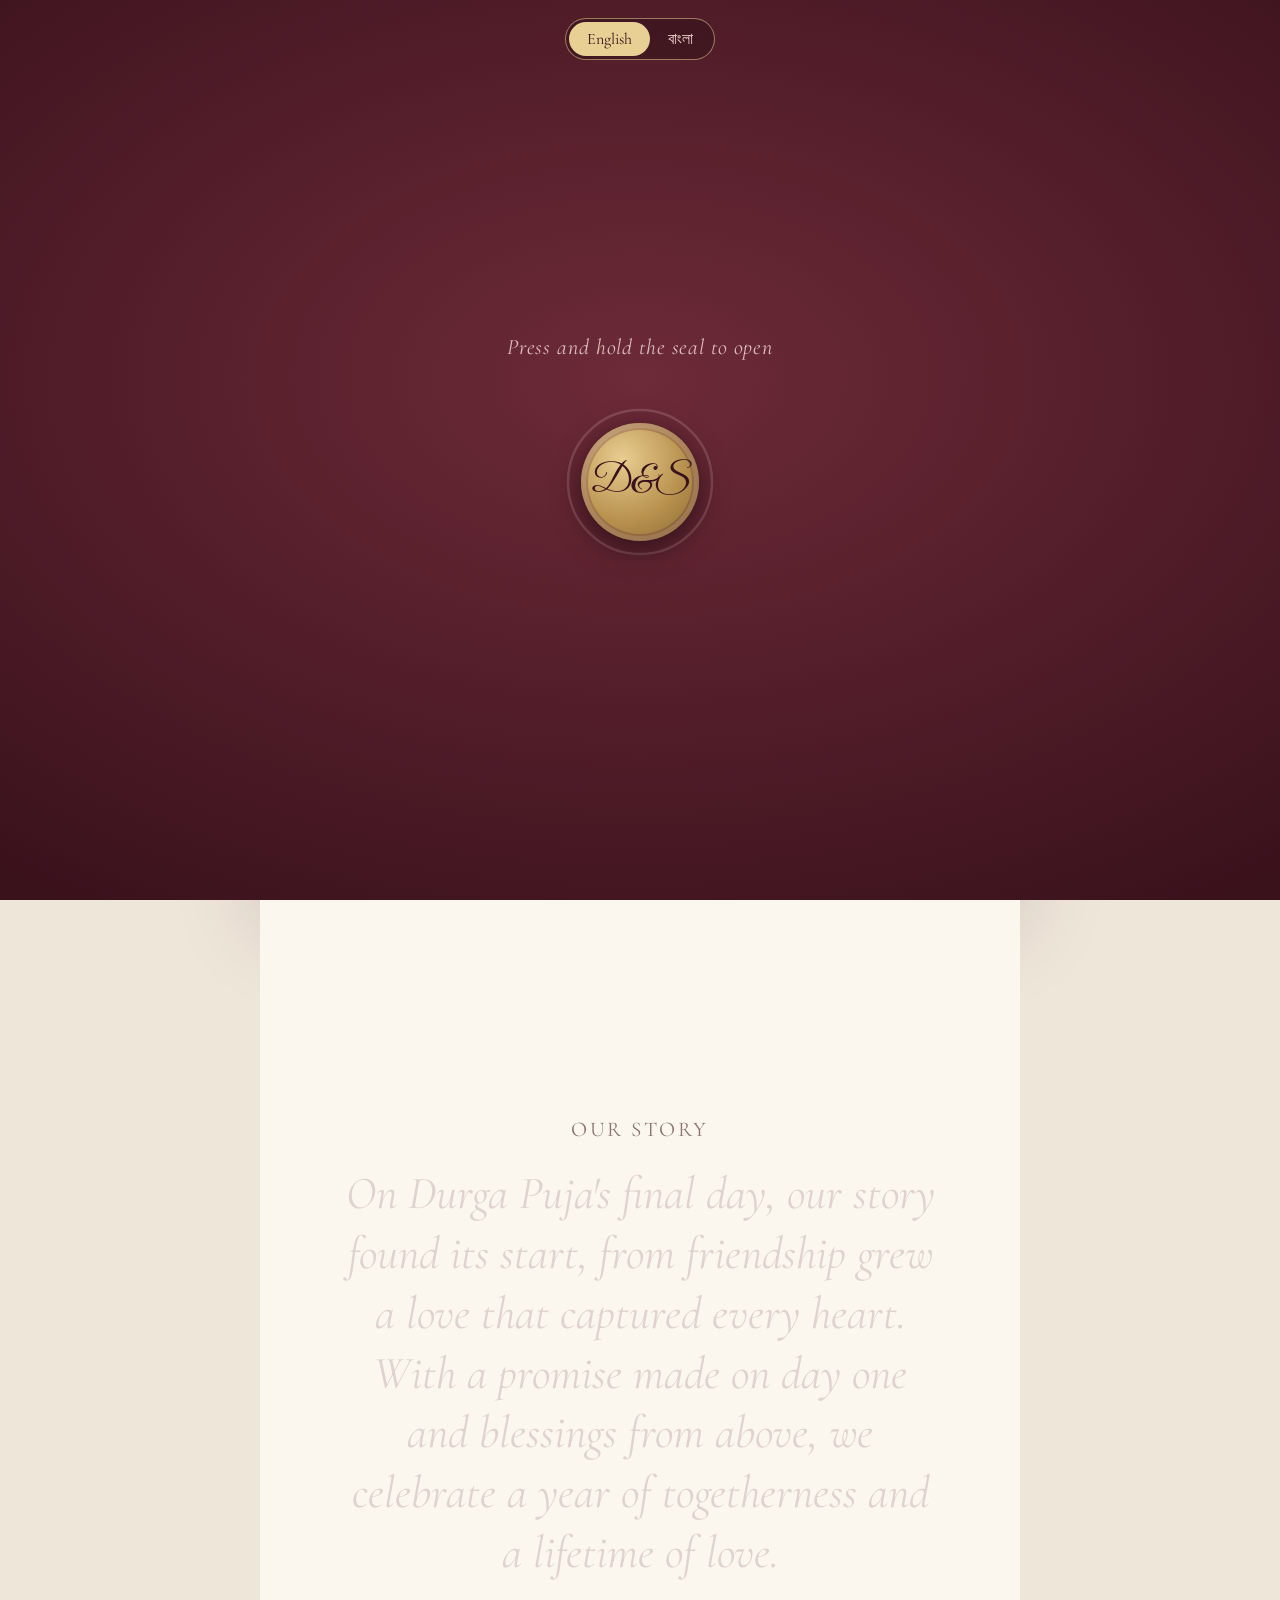
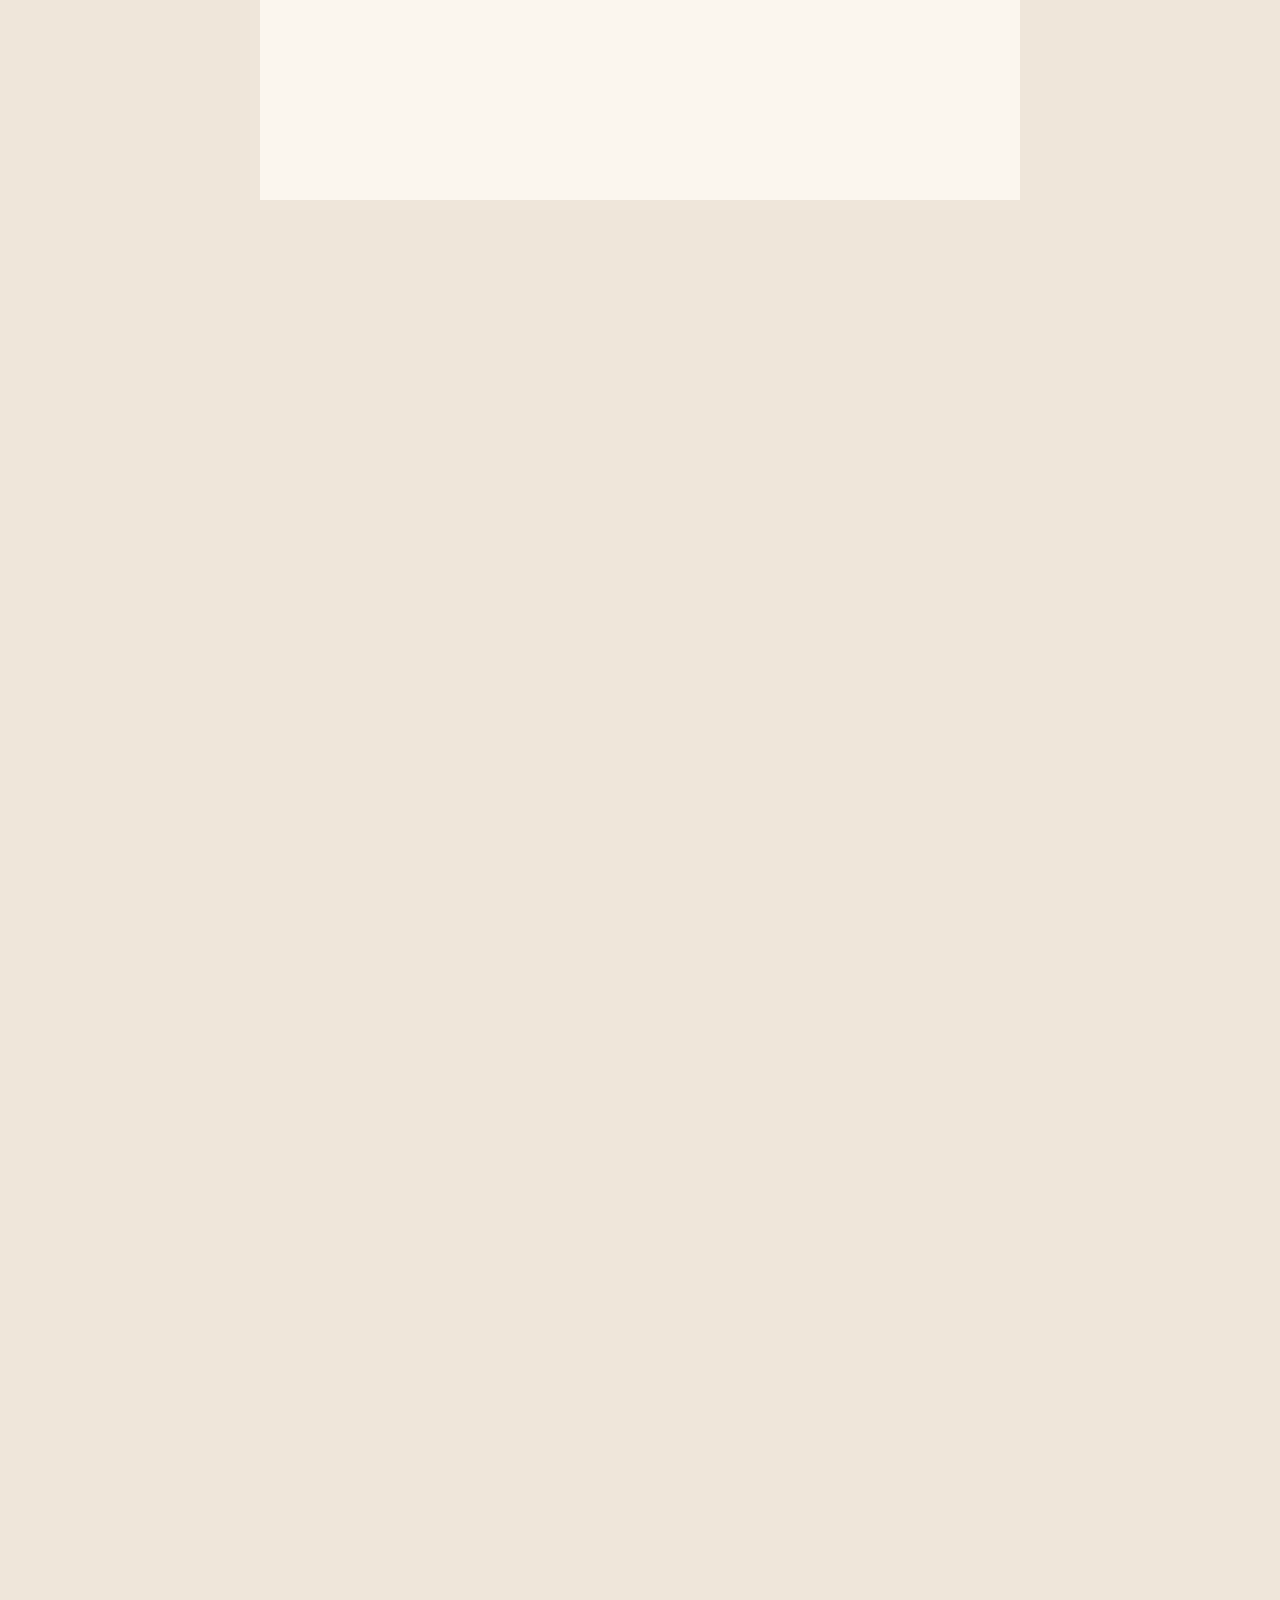
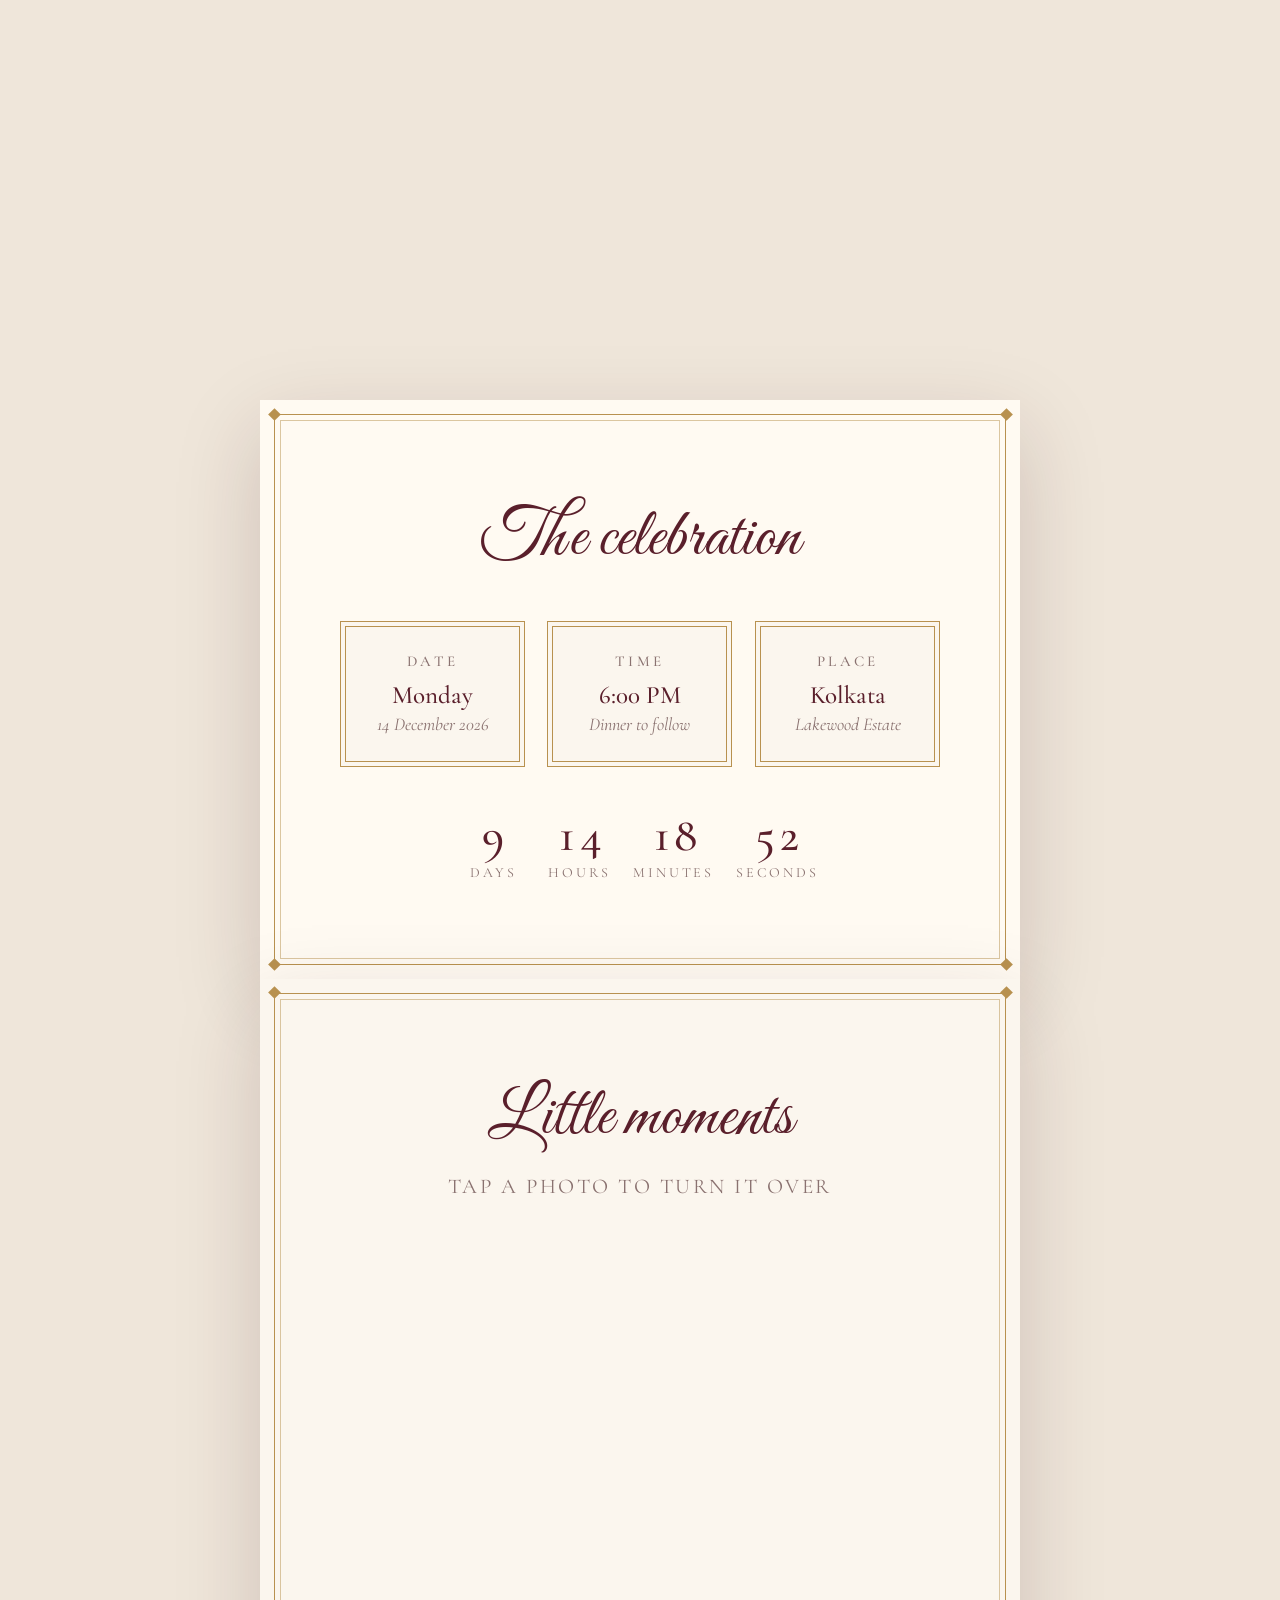
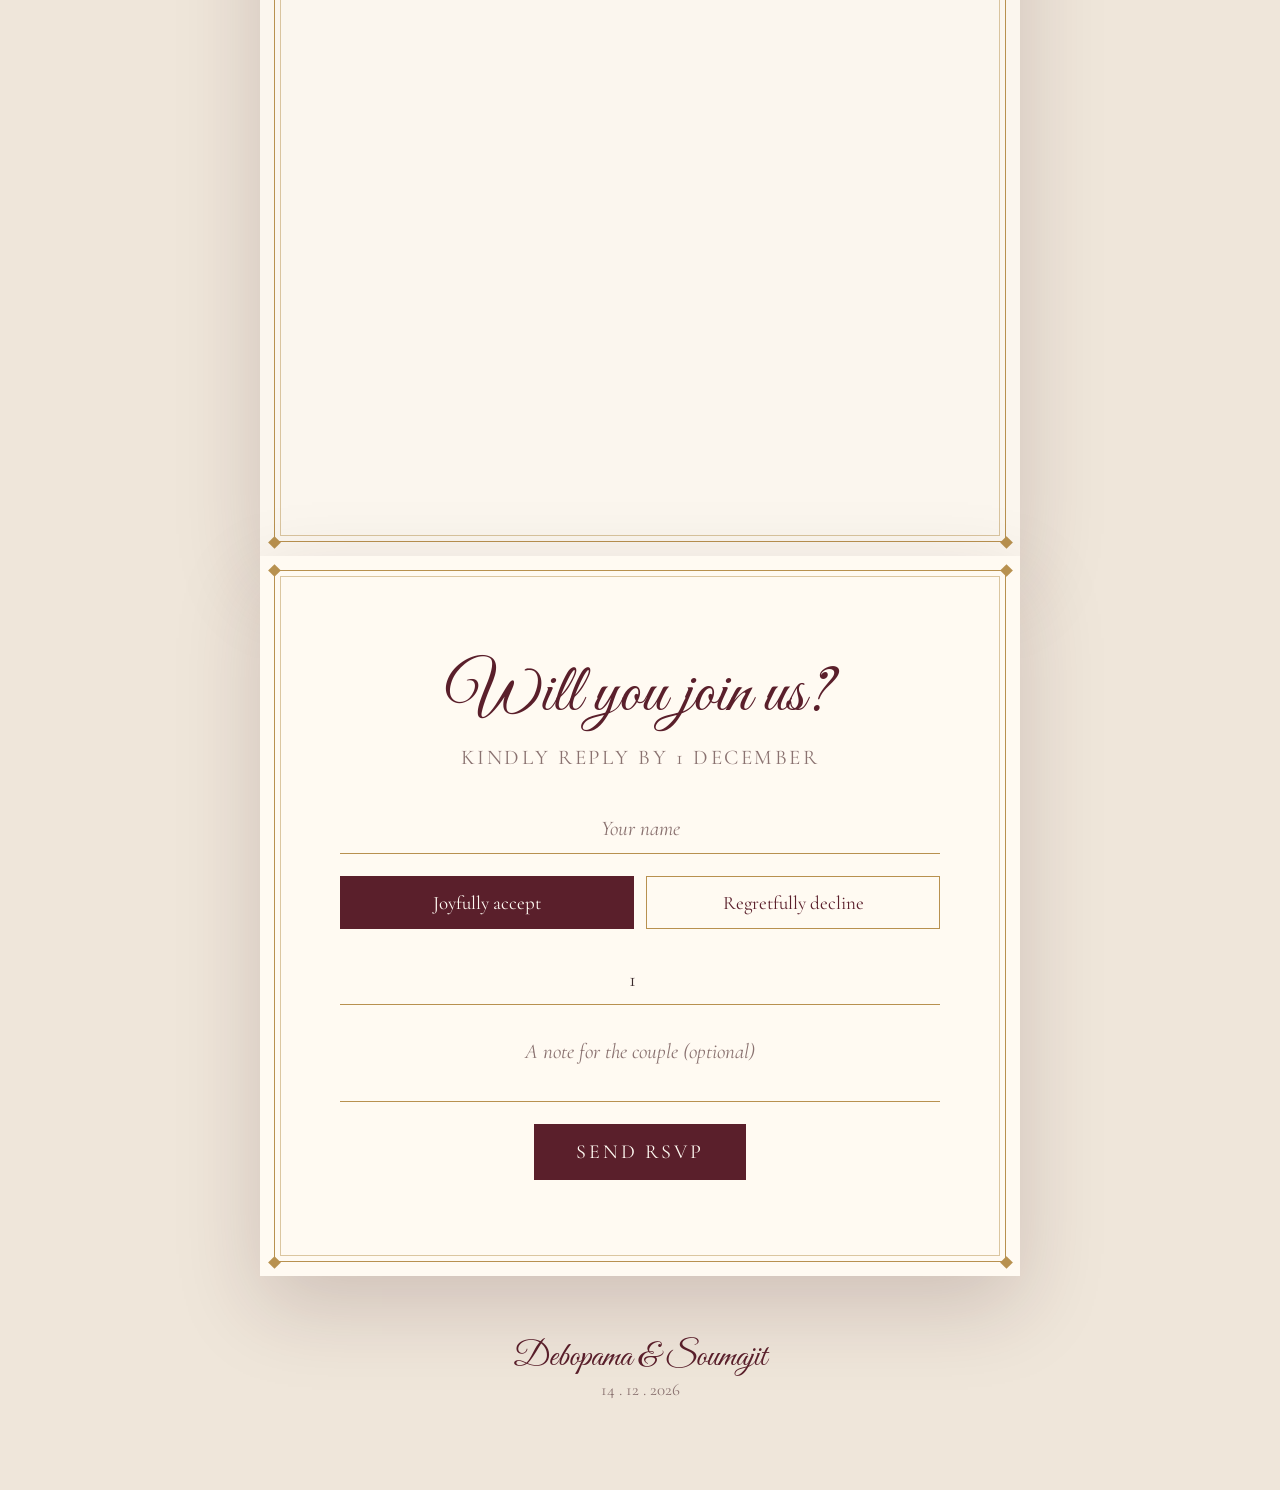
<file: index.html>
<!DOCTYPE html>
<html lang="en">
<head>
<meta charset="utf-8">
<meta name="viewport" content="width=device-width, initial-scale=1, viewport-fit=cover">
<meta name="theme-color" content="#efe6da">
<script>(function(){var t;try{t=localStorage.getItem("theme")}catch(e){}if(!t)t=matchMedia("(prefers-color-scheme: dark)").matches?"dark":"light";document.documentElement.setAttribute("data-theme",t)})()</script>
<meta name="description" content="Join us as we celebrate our engagement.">
<meta property="og:title" content="Debopama &amp; Soumajit | Engagement">
<meta property="og:description" content="You are warmly invited to celebrate with us.">
<meta property="og:type" content="website">
<!-- For a WhatsApp/Instagram link preview, add an ABSOLUTE image URL after you deploy:
<meta property="og:image" content="https://YOUR-SITE.com/assets/images/share.jpg"> -->
<title>Debopama &amp; Soumajit | Engagement</title>
<link rel="stylesheet" href="https://fonts.googleapis.com/css2?family=Cormorant+Garamond:ital,wght@0,300;0,400;0,500;0,600;1,400&amp;family=Great+Vibes&amp;display=swap">
<link rel="stylesheet" href="css/styles.css">
</head>
<body class="locked">

<div id="open">
  <svg class="threads" id="threads" aria-hidden="true"></svg>
  <div class="cardgrow" id="cardgrow"></div>
  <div class="langsw" role="group" data-i-aria="langAria" aria-label="Language"><button type="button" data-lang="en" aria-pressed="true">English</button><button type="button" data-lang="bn" aria-pressed="false">বাংলা</button></div>
  <p class="ihint">Press and hold the seal to open</p>
  <div class="sealwrap" id="sealwrap">
    <svg class="ringp" viewBox="0 0 168 168" aria-hidden="true"><circle class="bg" cx="84" cy="84" r="72"/><circle class="fg" cx="84" cy="84" r="72"/></svg>
    <i class="glow"></i><i class="ripple"></i><i class="ripple r2"></i>
    <button class="seal2" id="seal" aria-label="Press and hold to open the invitation" data-i-aria="sealAria"><span class="half ini">D&amp;S</span></button>
  </div>
</div>

<div id="thread" aria-hidden="true"><i class="tl"></i><i class="nd"></i><i class="kn"></i></div>
<div id="petals" aria-hidden="true"></div>
<button id="lang" aria-label="Language">বাং</button>
<button id="theme" aria-label="Switch to dark mode"><svg class="ico-moon" viewBox="0 0 24 24" aria-hidden="true"><path d="M20 14.5A8 8 0 019.5 4 8 8 0 1020 14.5z"/></svg><svg class="ico-sun" viewBox="0 0 24 24" aria-hidden="true"><circle cx="12" cy="12" r="4"/><path d="M12 2v2M12 20v2M2 12h2M20 12h2M4.9 4.9l1.4 1.4M17.7 17.7l1.4 1.4M4.9 19.1l1.4-1.4M17.7 6.3l1.4-1.4"/></svg></button>
<button id="music" aria-label="Play music"><b></b><b></b><b></b></button>

<main>
<section class="sheet hero">
  <div class="frame" aria-hidden="true"></div><i class="cn tl"></i><i class="cn tr"></i><i class="cn bl"></i><i class="cn br"></i>

  <svg class="rings" viewBox="0 0 92 56" aria-hidden="true"><circle cx="34" cy="30" r="20" pathLength="1"/><circle cx="58" cy="30" r="20" pathLength="1"/><path d="M34 6l4 5-4 5-4-5z" fill="currentColor" stroke="none"/></svg>
  <p class="greet st" id="greet" hidden style="--d:.3s"></p>
  <p class="small st" style="--d:.6s" data-i="together">Together with their families</p>
  <h1 class="names st" style="--d:1s"><span data-k="bride">Debopama</span><i data-i="and">and</i><span data-k="groom">Soumajit</span></h1>
  <p class="small st pre" style="--d:1.4s" data-i="request">Request the pleasure of your company
at their engagement ceremony</p>
  <div class="rule st" style="--d:1.7s">&#9670;</div>
  <p class="date st" style="--d:2s" data-k="dateLong">Saturday, 12 December 2026</p>
  <p class="small st" style="--d:2.2s;margin-top:8px"><span data-k="time">6:30 in the evening</span> &middot; <span data-k="city">Kolkata</span></p>
  <p class="more st" style="--d:2.8s" data-i="scroll">Scroll</p>
</section>

<section id="story">
  <div class="stick">
    <p class="small story-h" data-i="ourStory">Our story</p>
    <p class="story-p" id="storyP">We met by chance. We stayed by choice. Somewhere between long conversations and quiet mornings, we found home in each other. Now we begin the next chapter, and we would love for you to be part of it.</p>
  </div>
</section>

<section class="sheet drawn" id="details">
  <div class="frame" aria-hidden="true"></div><i class="cn tl"></i><i class="cn tr"></i><i class="cn bl"></i><i class="cn br"></i>
  <h2 class="script st" style="font-size:clamp(44px,10vw,68px)" data-i="celebration">The celebration</h2>
  <div class="det">
    <div class="tcard"><div class="tin flip" style="--d:0s"><h3 data-i="date">Date</h3><p><span data-k="weekday">Saturday</span><em data-k="dateMed">12 December 2026</em></p></div></div>
    <div class="tcard"><div class="tin flip" style="--d:.15s"><h3 data-i="time">Time</h3><p><span data-k="timeShort">6:30 PM</span><em data-i="dinner">Dinner to follow</em></p></div></div>
    <div class="tcard"><div class="tin flip" style="--d:.3s"><h3 data-i="place">Place</h3><p><span data-k="city">Kolkata</span><em data-k="venue">Venue to be shared</em></p></div></div>
  </div>
  <div class="cd" id="cd" aria-label="Countdown to the celebration" data-i-aria="cdAria"><div><b>0</b><span data-i="days">Days</span></div><div><b>0</b><span data-i="hours">Hours</span></div><div><b>0</b><span data-i="minutes">Minutes</span></div><div><b>0</b><span data-i="seconds">Seconds</span></div></div>
</section>

<section class="sheet drawn" id="gallery" style="background:var(--ivory)">
  <div class="frame" aria-hidden="true"></div><i class="cn tl"></i><i class="cn tr"></i><i class="cn bl"></i><i class="cn br"></i>
  <h2 class="script st" style="font-size:clamp(44px,10vw,68px)" data-i="moments">Little moments</h2>
  <p class="small st" style="margin-top:14px;--d:.1s" data-i="tapPhoto">Tap a photo to turn it over</p>
  <div class="gal-grid">
    <div class="pol" data-rot="-5"><div class="pf"><div class="front"><div class="ph" data-i="addPhoto">Add your photo</div><p>The first hello</p></div><div class="back"><p class="note">Write the story behind this photo.</p></div></div></div>
    <div class="pol" data-rot="4"><div class="pf"><div class="front"><div class="ph" data-i="addPhoto">Add your photo</div><p>Coffee that ran long</p></div><div class="back"><p class="note">Write the story behind this photo.</p></div></div></div>
    <div class="pol" data-rot="5"><div class="pf"><div class="front"><div class="ph" data-i="addPhoto">Add your photo</div><p>The question</p></div><div class="back"><p class="note">Write the story behind this photo.</p></div></div></div>
    <div class="pol" data-rot="-4"><div class="pf"><div class="front"><div class="ph" data-i="addPhoto">Add your photo</div><p>And the yes</p></div><div class="back"><p class="note">Write the story behind this photo.</p></div></div></div>
  </div>
</section>

<section class="sheet drawn" id="rsvp">
  <div class="frame" aria-hidden="true"></div><i class="cn tl"></i><i class="cn tr"></i><i class="cn bl"></i><i class="cn br"></i>
  <h2 class="script st" style="font-size:clamp(44px,10vw,68px)" data-i="rsvpTitle">Will you join us?</h2>
  <p class="small st" id="replyBy" style="margin:8px 0 34px;--d:.1s">Kindly reply by 1 December</p>
  <p class="small" id="seatsNote" hidden style="margin:-14px 0 26px"></p>
  <form id="form" class="st" style="--d:.2s">
    <input class="field" name="name" required maxlength="80" placeholder="Your name" data-i-ph="namePh" autocomplete="name">
    <div class="seg" role="group" aria-label="Attendance" data-i-aria="attendAria">
      <button type="button" data-v="yes" aria-pressed="true" data-i="accept">Joyfully accept</button>
      <button type="button" data-v="no" aria-pressed="false" data-i="decline">Regretfully decline</button>
    </div>
    <input class="field" id="guests" name="guests" type="number" min="1" max="6" value="1" aria-label="Number of guests" data-i-aria="guestsAria">
    <textarea class="field" name="message" rows="2" maxlength="500" placeholder="A note for the couple (optional)" data-i-ph="notePh"></textarea>
    <button class="go" type="submit" data-i="send">Send RSVP</button>
  </form>
  <div class="thanks" id="thanks"><span class="script">Thank you</span><p id="who"></p><p style="margin-top:10px;color:var(--mute)">We can't wait to celebrate with you.</p></div>
</section>
</main>

<footer><span class="script"><span data-k="bride">Debopama</span> &amp; <span data-k="groom">Soumajit</span></span><br><span data-k="dateShort">12 . 12 . 2026</span></footer>

<script src="js/config.js"></script>
<script src="js/i18n.js"></script>
<script src="js/main.js"></script>
</body>
</html>
</file>
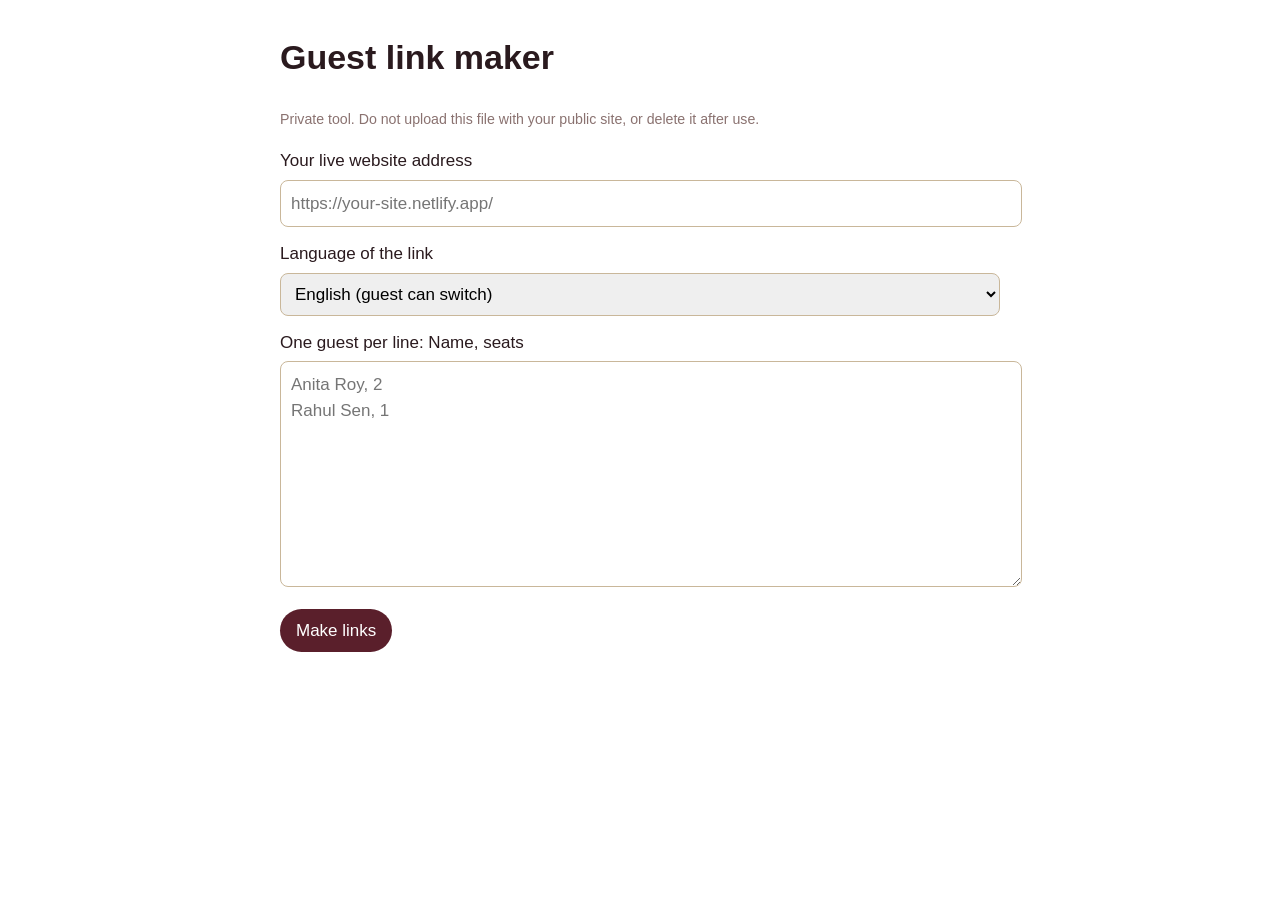
<file: links.html>
<!DOCTYPE html>
<html lang="en"><head><meta charset="utf-8"><meta name="viewport" content="width=device-width,initial-scale=1"><meta name="robots" content="noindex"><title>Guest link maker</title>
<style>body{font:17px/1.5 -apple-system,Helvetica,Arial,sans-serif;max-width:720px;margin:32px auto;padding:0 18px;color:#2a1a1e}textarea,input{width:100%;font:inherit;padding:10px;border:1px solid #c9b79a;border-radius:8px;margin:6px 0 14px}button{font:inherit;padding:9px 16px;border:0;border-radius:999px;background:#5a1f2b;color:#fff;cursor:pointer}.r{display:flex;gap:10px;align-items:center;border-bottom:1px solid #eadfce;padding:10px 0;flex-wrap:wrap}.r b{min-width:140px}.r code{flex:1;min-width:200px;word-break:break-all;font-size:13px;color:#6b5a5c}small{color:#8a7270}</style></head>
<body>
<h1>Guest link maker</h1>
<p><small>Private tool. Do not upload this file with your public site, or delete it after use.</small></p>
<label>Your live website address</label>
<input id="base" placeholder="https://your-site.netlify.app/">
<label>Language of the link</label>
<select id="lg" style="width:100%;font:inherit;padding:10px;border:1px solid #c9b79a;border-radius:8px;margin:6px 0 14px"><option value="">English (guest can switch)</option><option value="bn">বাংলা (guest can switch)</option></select>
<label>One guest per line: Name, seats</label>
<textarea id="names" rows="8" placeholder="Anita Roy, 2&#10;Rahul Sen, 1"></textarea>
<button id="go">Make links</button>
<div id="out"></div>
<script>
document.getElementById('go').onclick=function(){
  var base=document.getElementById('base').value.trim()||location.origin+location.pathname.replace(/links\.html$/,'');
  if(!/\/$/.test(base)&&!/\.html$/.test(base))base+='/';
  var out=document.getElementById('out');out.textContent='';
  document.getElementById('names').value.split('\n').forEach(function(l){
    var p=l.split(','),n=(p[0]||'').trim();if(!n)return;
    var s=Math.min(6,Math.max(1,parseInt(p[1],10)||1)),u=base+'?guest='+encodeURIComponent(n)+'&seats='+s+(document.getElementById('lg').value?'&lang='+document.getElementById('lg').value:'');
    var r=document.createElement('div');r.className='r';
    var b=document.createElement('b');b.textContent=n;
    var c=document.createElement('code');c.textContent=u;
    var cb=document.createElement('button');cb.textContent='Copy';cb.onclick=function(){navigator.clipboard.writeText(u);cb.textContent='Copied'};
    var w=document.createElement('a');w.href='https://wa.me/?text='+encodeURIComponent((document.getElementById('lg').value==='bn'?'আপনাকে সাদর আমন্ত্রণ: ':'You are warmly invited: ')+u);w.target='_blank';w.rel='noopener';w.textContent='WhatsApp';
    r.append(b,c,cb,w);out.appendChild(r);
  });
};
</script>
</body></html>
</file>
<file: css/styles.css>
/* Debopama & Soumajit: engagement invitation styles.
   Colours and theme tokens are at the top (:root and :root[data-theme="dark"]). */
:root{
  --ivory:#fbf6ee;--paper:#fffaf2;--wine:#5a1f2b;--wine2:#3a121c;--gold:#b8914f;--blush:#f1d9d4;--ink:#3a2a2c;--mute:#8a7270;--out:#efe6da;--glass:rgba(255,250,242,.85);--pol:#fff;--phc:rgba(90,31,43,.55);
  --serif:"Cormorant Garamond",Georgia,"Times New Roman",serif;--script:"Great Vibes","Snell Roundhand","Apple Chancery",cursive;
  box-sizing:border-box;padding-top:env(safe-area-inset-top,0px);padding-bottom:env(safe-area-inset-bottom,0px);
}
@media (prefers-color-scheme:dark){:root:not([data-theme="light"]){--ivory:#1b1013;--paper:#26161b;--wine:#f1d9d4;--gold:#d2ae6b;--ink:#eadbd6;--mute:#b39d99;--out:#0e0709;--glass:rgba(38,22,27,.82);--pol:#2f1d23;--phc:rgba(241,217,212,.5);color-scheme:dark}}
:root[data-theme="dark"]{--ivory:#1b1013;--paper:#26161b;--wine:#f1d9d4;--gold:#d2ae6b;--ink:#eadbd6;--mute:#b39d99;--out:#0e0709;--glass:rgba(38,22,27,.82);--pol:#2f1d23;--phc:rgba(241,217,212,.5);color-scheme:dark}
html{scroll-padding-top:env(safe-area-inset-top,0px);scroll-behavior:smooth}
*{box-sizing:border-box}
body{margin:0;background:var(--out);color:var(--ink);font-family:var(--serif);font-size:20px;-webkit-font-smoothing:antialiased}
body.locked{overflow:hidden;height:100%}
h1,h2,h3,p{margin:0}
.script{font-family:var(--script);font-weight:400;color:var(--wine)}

/* ---------- intro: hold the seal, threads join, card appears ---------- */
#open{position:fixed;inset:0;z-index:50;display:flex;flex-direction:column;align-items:center;justify-content:center;gap:38px;color:#f1d9d4;transition:opacity 1s ease,visibility 0s 1s;touch-action:none;-webkit-user-select:none;user-select:none}
#open::before{content:"";position:absolute;inset:0;z-index:-1;background:radial-gradient(80% 70% at 50% 42%,#6d2a38,var(--wine2));transition:opacity 1.3s ease}
#open.out::before{opacity:0}
#open.gone{opacity:0;visibility:hidden;pointer-events:none}
.ihint{font-size:22px;font-style:italic;letter-spacing:.04em;opacity:.85;text-align:center;padding:0 24px;transition:opacity .5s}
.go .ihint{opacity:0}
.sealwrap{position:relative;width:168px;height:168px;display:flex;align-items:center;justify-content:center}
.ringp{position:absolute;inset:0;width:100%;height:100%;transform:rotate(-90deg);pointer-events:none;transition:opacity .4s}
.ringp circle{fill:none;stroke-width:2.5}
.ringp .bg{stroke:rgba(241,217,212,.18)}
.ringp .fg{stroke:#e8cf94;stroke-linecap:round;stroke-dasharray:452.4;stroke-dashoffset:452.4;transition:stroke-dashoffset .5s ease-out}
.holding .ringp .fg{stroke-dashoffset:0;transition:stroke-dashoffset var(--hold,1.3s) linear}
.go .ringp{opacity:0}
.seal2{position:relative;width:118px;height:118px;padding:0;border:0;border-radius:50%;background:none;cursor:pointer;filter:drop-shadow(0 8px 14px rgba(0,0,0,.5));touch-action:none;-webkit-touch-callout:none;-webkit-tap-highlight-color:transparent;animation:pulse 2.6s ease-in-out infinite}
@keyframes pulse{50%{transform:scale(1.06)}}
@keyframes tremble{0%,100%{transform:scale(1.1)}25%{transform:scale(1.1) translate(-1px,1px)}75%{transform:scale(1.1) translate(1px,-1px)}}
.holding .seal2{animation:tremble .14s linear infinite}
.go .seal2{animation:bloom 1.1s cubic-bezier(.5,0,.3,1) forwards}
@keyframes bloom{0%{transform:scale(1.1)}35%{transform:scale(1.22);filter:drop-shadow(0 0 28px rgba(240,217,143,.95)) brightness(1.25)}100%{transform:scale(.2);opacity:0;filter:drop-shadow(0 0 40px rgba(240,217,143,.9)) brightness(1.6)}}
.glow{position:absolute;left:50%;top:50%;width:160px;height:160px;margin:-80px;border-radius:50%;background:radial-gradient(circle,rgba(240,217,143,.75),transparent 65%);opacity:0;pointer-events:none}
.go .glow{animation:glow 1.4s ease-out forwards}
@keyframes glow{0%{opacity:0;transform:scale(.4)}35%{opacity:1;transform:scale(1.2)}100%{opacity:0;transform:scale(3)}}
.ripple{position:absolute;left:50%;top:50%;width:118px;height:118px;margin:-59px;border-radius:50%;border:1.5px solid #e8cf94;opacity:0;pointer-events:none}
.go .ripple{animation:ripple 1.5s ease-out forwards}.go .r2{animation-delay:.3s}
@keyframes ripple{0%{opacity:.9;transform:scale(.9)}100%{opacity:0;transform:scale(4.6)}}
.spark{position:absolute;width:14px;height:14px;margin:-7px;background:#f6e3a4;clip-path:polygon(50% 0,60% 40%,100% 50%,60% 60%,50% 100%,40% 60%,0 50%,40% 40%);opacity:0;pointer-events:none;animation:twinkle 1.7s ease-in-out forwards}
@keyframes twinkle{0%{opacity:0;transform:scale(0) rotate(0)}40%{opacity:1;transform:scale(var(--s,1)) rotate(45deg)}100%{opacity:0;transform:translateY(-16px) scale(0) rotate(90deg)}}
.half{position:absolute;inset:0;display:flex;align-items:center;justify-content:center;border-radius:50%;font-family:var(--script);font-size:38px;color:var(--wine2);
  background:radial-gradient(circle at 35% 30%,#e8cd90,var(--gold) 55%,#85652f);box-shadow:inset 0 0 0 5px rgba(255,255,255,.12),inset 0 0 0 7px rgba(90,31,43,.25);
  transition:transform .9s cubic-bezier(.2,.7,.2,1),opacity .9s}
.threads{position:absolute;inset:0;z-index:2;width:100%;height:100%;pointer-events:none;filter:drop-shadow(0 0 6px rgba(232,207,148,.6));transition:opacity 1s}
.threads path,.threads circle{fill:none;stroke:#e8cf94;stroke-linecap:round;stroke-dasharray:1;stroke-dashoffset:1}
.threads path{stroke-width:2;transition:stroke-dashoffset 1.3s cubic-bezier(.45,0,.25,1) .3s}
.threads circle{stroke-width:2.4;transition:stroke-dashoffset 1s ease-in-out 1.45s}
.go .threads path,.go .threads circle{stroke-dashoffset:0}
.out .threads{opacity:0}
.cardgrow{position:fixed;z-index:1;background:var(--paper);border-radius:3px;opacity:0;pointer-events:none;transition:transform 1.5s cubic-bezier(.65,0,.2,1),opacity .6s ease}
.cardgrow.on{opacity:1}

/* ---------- card sections ---------- */
.sheet{position:relative;max-width:760px;margin:0 auto;background:var(--paper);padding:clamp(48px,9vw,96px) clamp(26px,7vw,80px);text-align:center;
  box-shadow:0 30px 80px rgba(60,20,30,.18)}
.sheet + .sheet{margin-top:0}
.sheet{--fi:14px}
@property --a{syntax:'<angle>';inherits:false;initial-value:0deg}
.frame{--a:0deg;position:absolute;inset:var(--fi);border:1px solid var(--gold);pointer-events:none;
  -webkit-mask-image:conic-gradient(#000 var(--a),transparent calc(var(--a) + 1deg));mask-image:conic-gradient(#000 var(--a),transparent calc(var(--a) + 1deg));transition:--a 2.8s cubic-bezier(.5,0,.2,1) .2s}
.frame::after{content:"";position:absolute;inset:5px;border:1px solid var(--gold);opacity:.5}
.drawn .frame,.opened .hero .frame{--a:360deg}
.cn{position:absolute;width:9px;height:9px;background:var(--gold);transform:rotate(45deg);opacity:0;transition:opacity 1s 2s;pointer-events:none}
.cn.tl{top:calc(var(--fi) - 4.5px);left:calc(var(--fi) - 4.5px)}.cn.tr{top:calc(var(--fi) - 4.5px);right:calc(var(--fi) - 4.5px)}
.cn.bl{bottom:calc(var(--fi) - 4.5px);left:calc(var(--fi) - 4.5px)}.cn.br{bottom:calc(var(--fi) - 4.5px);right:calc(var(--fi) - 4.5px)}
.opened .hero .cn,.drawn .cn{opacity:1}
.small{font-size:clamp(17px,3.6vw,21px);letter-spacing:.12em;color:var(--mute);text-transform:uppercase}
.names{font-family:var(--script);color:var(--wine);font-size:clamp(58px,15vw,112px);line-height:1.02;margin:18px 0}
.names i{display:block;font-family:var(--serif);font-style:italic;font-size:.28em;color:var(--gold);line-height:1.6}
.date{font-size:clamp(24px,5vw,32px);font-weight:500;color:var(--wine);letter-spacing:.06em}
.rule{display:flex;align-items:center;justify-content:center;gap:14px;color:var(--gold);margin:30px auto;max-width:280px}
.rule::before,.rule::after{content:"";flex:1;height:1px;background:currentColor;opacity:.6}
.rings{width:92px;height:56px;margin:0 auto 14px;display:block;color:var(--gold)}
.rings circle{fill:none;stroke:currentColor;stroke-width:1.6;stroke-dasharray:1;stroke-dashoffset:1;transition:stroke-dashoffset 2.4s cubic-bezier(.5,0,.2,1) 1.2s}
.rings circle + circle{transition-delay:1.7s}
.opened .rings circle,.drawn .rings circle{stroke-dashoffset:0}
.st{opacity:0;transform:translateY(22px);transition:opacity 1.2s ease,transform 1.2s cubic-bezier(.16,1,.3,1);transition-delay:var(--d,0s)}
.opened .hero .st,.drawn .st,.st.on{opacity:1;transform:none}
.hero{min-height:100vh;min-height:100svh;display:flex;flex-direction:column;justify-content:center}
.more{margin-top:34px;font-size:15px;letter-spacing:.2em;color:var(--mute);animation:bob 2.4s ease-in-out infinite}
@keyframes bob{50%{transform:translateY(6px)}}

/* story */
#story{height:300vh;max-width:760px;margin:0 auto}
#story .stick{position:sticky;top:0;height:100vh;height:100svh;display:flex;flex-direction:column;align-items:center;justify-content:center;padding:0 clamp(26px,7vw,80px);background:var(--ivory);text-align:center}
.story-p{font-size:clamp(28px,5.6vw,46px);line-height:1.3;font-weight:400;font-style:italic;color:var(--wine)}
.w{opacity:.16}
.story-h{margin:0 0 22px}

/* details */
.det{display:grid;grid-template-columns:repeat(3,minmax(0,1fr));gap:clamp(8px,2.4vw,22px);align-items:stretch;margin-top:40px}
.tcard{display:flex;perspective:900px}
.tin{flex:1;display:flex;flex-direction:column;justify-content:center;padding:clamp(16px,3.4vw,30px) clamp(6px,2vw,18px);background:var(--ivory);border:1px solid var(--gold);outline:1px solid var(--gold);outline-offset:-6px;transition:transform .25s ease-out;transform-style:preserve-3d;will-change:transform}
.tin h3{font-size:clamp(10px,2.4vw,15px);letter-spacing:clamp(.1em,.6vw,.22em);color:var(--mute);font-weight:500;margin-bottom:10px}
.tin p{font-size:clamp(17px,3.5vw,25px);line-height:1.25;color:var(--wine);font-weight:500;overflow-wrap:anywhere}
.tin p em{display:block;font-size:clamp(12px,2.5vw,18px);font-weight:400;color:var(--mute);margin-top:2px}
.flip{opacity:0;transform:rotateX(-70deg) translateY(30px);transform-origin:top;transition:opacity 1s,transform 1.2s cubic-bezier(.16,1,.3,1);transition-delay:var(--d,0s)}
.flip.on{opacity:1;transform:none}
.cd{display:flex;justify-content:center;gap:clamp(10px,3vw,22px);margin-top:44px}
.cd div{min-width:64px}
.cd b{display:block;font-size:clamp(34px,8vw,48px);font-weight:500;color:var(--wine);font-variant-numeric:tabular-nums;line-height:1}
.cd span{font-size:14px;letter-spacing:.2em;color:var(--mute)}

/* gallery */
.gal-grid{display:grid;grid-template-columns:repeat(2,1fr);gap:clamp(18px,4vw,34px);margin-top:44px}
.pol{perspective:1000px;cursor:pointer;will-change:transform;-webkit-tap-highlight-color:transparent}
.pf{position:relative;transform-style:preserve-3d;transition:transform .9s cubic-bezier(.2,.8,.2,1)}
.pol.flipped .pf{transform:rotateY(180deg)}
.front,.back{background:var(--pol);padding:12px 12px 16px;box-shadow:0 14px 34px rgba(60,20,30,.18);backface-visibility:hidden;-webkit-backface-visibility:hidden}
.back{position:absolute;inset:0;transform:rotateY(180deg);display:flex;align-items:center;justify-content:center;text-align:center;padding:22px;background:var(--pol) repeating-linear-gradient(180deg,transparent 0 31px,rgba(184,145,79,.25) 31px 32px)}
.pol .note{font-size:27px;line-height:1.35;margin:0}
.pol .ph{aspect-ratio:4/5;display:flex;align-items:center;justify-content:center;font-size:16px;font-style:italic;color:var(--phc)}
.pol:nth-child(1) .ph{background:linear-gradient(150deg,#f6e3df,#e0bdb8)}
.pol:nth-child(2) .ph{background:linear-gradient(200deg,#efe2cd,#d9c29b)}
.pol:nth-child(3) .ph{background:linear-gradient(120deg,#ead7dc,#cfa9b5)}
.pol:nth-child(4) .ph{background:linear-gradient(170deg,#f3e9e0,#dcc6b8)}
.pol p{font-family:var(--script);font-size:26px;color:var(--wine);margin-top:8px}

/* rsvp */
.field{display:block;width:100%;margin-bottom:22px;padding:12px 4px;border:0;border-bottom:1px solid var(--gold);background:transparent;color:var(--ink);font:inherit;font-size:21px;text-align:center;outline:none;border-radius:0}
.field:focus-visible{border-bottom-width:2px}
.field::placeholder{color:var(--mute);font-style:italic}
textarea.field{resize:none}
.seg{display:grid;grid-template-columns:1fr 1fr;gap:12px;margin:8px 0 26px}
.seg button{padding:14px 8px;font:inherit;font-size:19px;cursor:pointer;background:transparent;color:var(--wine);border:1px solid var(--gold);transition:background .3s,color .3s}
.seg button[aria-pressed=true]{background:var(--wine);color:var(--paper);border-color:var(--wine)}
.go{padding:16px 42px;border:0;background:var(--wine);color:var(--paper);font:inherit;font-size:20px;letter-spacing:.14em;cursor:pointer;transition:background .3s}
.go:hover{filter:brightness(.9)}
button:focus-visible{outline:2px solid var(--gold);outline-offset:3px}
.thanks{display:none;padding:20px 0}
.thanks .script{font-size:54px;display:block;margin-bottom:8px}
.note{margin-top:26px;font-size:15px;color:var(--mute);font-style:italic}
footer{text-align:center;padding:60px 24px 90px;color:var(--mute);font-size:17px}
footer .script{font-size:34px}

/* petals + music */
#petals{position:fixed;inset:0;pointer-events:none;z-index:20;overflow:hidden}
.petal{position:absolute;top:-30px;background:var(--blush);opacity:.7;border-radius:150% 0 150% 0;animation:fall linear infinite}
@keyframes fall{0%{transform:translate3d(0,-5vh,0) rotate(0)}50%{transform:translate3d(40px,55vh,0) rotate(180deg)}100%{transform:translate3d(-20px,110vh,0) rotate(360deg)}}
#music{position:fixed;right:18px;bottom:calc(18px + env(safe-area-inset-bottom,0px));z-index:30;width:46px;height:46px;border-radius:50%;border:1px solid var(--gold);background:var(--glass);-webkit-backdrop-filter:blur(14px);backdrop-filter:blur(14px);color:var(--wine);cursor:pointer;display:flex;align-items:center;justify-content:center;gap:3px;opacity:0;transition:opacity 1s}
.opened #music{opacity:1}
#music b{width:2px;height:6px;border-radius:2px;background:currentColor}
#music.on b{animation:eq 1s ease-in-out infinite alternate}
#music.on b:nth-child(2){animation-delay:.25s}#music.on b:nth-child(3){animation-delay:.5s}
@keyframes eq{to{height:16px}}
@media (max-width:560px){.gal-grid{gap:14px}.front,.back{padding:8px 8px 12px}.pol p{font-size:21px}}
@media (prefers-reduced-motion:reduce){.petal,.seal,.more{animation:none}.st,.flip{opacity:1;transform:none;transition:none}.frame{--a:360deg;transition:none}.rings circle{stroke-dashoffset:0;transition:none}.cn{opacity:1}html{scroll-behavior:auto}}
/* theme toggle */
#theme{position:fixed;right:18px;bottom:calc(72px + env(safe-area-inset-bottom,0px));z-index:30;width:46px;height:46px;border-radius:50%;border:1px solid var(--gold);background:var(--glass);-webkit-backdrop-filter:blur(14px);backdrop-filter:blur(14px);color:var(--wine);cursor:pointer;display:flex;align-items:center;justify-content:center;opacity:0;transition:opacity 1s}
.opened #theme{opacity:1}
#theme svg{width:20px;height:20px;fill:none;stroke:currentColor;stroke-width:1.6;stroke-linecap:round;stroke-linejoin:round}
#theme .ico-sun{display:none}
:root[data-theme="dark"] #theme .ico-sun{display:block}
:root[data-theme="dark"] #theme .ico-moon{display:none}
body,.sheet,#story .stick{transition:background-color .5s ease,color .5s ease}
:root[data-theme="dark"] .pol:nth-child(1) .ph{background:linear-gradient(150deg,#4a2a33,#2e171e)}
:root[data-theme="dark"] .pol:nth-child(2) .ph{background:linear-gradient(200deg,#4a3d2a,#2e2417)}
:root[data-theme="dark"] .pol:nth-child(3) .ph{background:linear-gradient(120deg,#45283a,#2a1623)}
:root[data-theme="dark"] .pol:nth-child(4) .ph{background:linear-gradient(170deg,#3f2f2c,#2a1d1b)}
:root[data-theme="dark"] .sheet{box-shadow:0 30px 80px rgba(0,0,0,.6)}
/* mobile */
html{-webkit-text-size-adjust:100%}
button,input,textarea{touch-action:manipulation}
body.locked{overscroll-behavior:none}
@media (max-width:560px){
  body{font-size:18px}
  .sheet{--fi:12px}
  #thread{left:3px}
  .sheet{padding-left:30px;padding-right:30px}.cd{gap:8px}.cd div{min-width:56px}.ihint{font-size:20px}
}
@media (max-height:520px) and (orientation:landscape){.hero{min-height:auto}.sealwrap{transform:scale(.8)}.sheet{padding-top:40px;padding-bottom:40px}}
.pol .ph{overflow:hidden}
.pol .ph img{display:block;width:100%;height:100%;object-fit:cover}

/* ---- signature features ---- */
/* stitched thread */
#thread{position:fixed;top:0;bottom:0;left:max(7px,calc(50% - 408px));width:2px;z-index:6;pointer-events:none;opacity:0;transition:opacity 1.2s}
.opened #thread{opacity:1}
#thread .tl{position:absolute;left:0;top:0;width:2px;height:var(--p,0%);background:repeating-linear-gradient(180deg,var(--gold) 0 7px,transparent 7px 13px)}
#thread .nd{position:absolute;left:-3px;top:var(--p,0%);width:8px;height:8px;margin-top:-4px;background:var(--gold);transform:rotate(45deg);box-shadow:0 0 10px var(--gold)}
#thread .kn{position:absolute;left:-9px;bottom:42px;width:20px;height:20px;border:2px solid var(--gold);border-radius:50%;opacity:0;transform:scale(.2);transition:opacity .6s,transform .8s cubic-bezier(.2,1.4,.3,1),background .6s,box-shadow .6s}
#thread.knot .kn{opacity:1;transform:none}
#thread.tied .kn{background:var(--gold);box-shadow:0 0 18px var(--gold)}
.greet{font-family:var(--script);font-size:clamp(30px,7vw,44px);color:var(--gold);margin-bottom:8px}
/* RSVP seat pass */
.pass{position:relative;max-width:420px;margin:10px auto 0;padding:28px 22px;border:1px dashed var(--gold);background:var(--ivory);animation:rise .9s cubic-bezier(.16,1,.3,1)}
@keyframes rise{from{opacity:0;transform:translateY(24px) scale(.96)}}
.pass::before,.pass::after{content:"";position:absolute;top:50%;width:18px;height:18px;margin-top:-9px;border-radius:50%;background:var(--paper);border:1px solid var(--gold)}
.pass::before{left:-10px}.pass::after{right:-10px}
.pass small{letter-spacing:.3em;font-size:13px;color:var(--mute)}
.pass b.script{display:block;font-size:46px;margin:6px 0}
.pass p{margin:4px 0;font-size:18px}
.pbtn{display:flex;flex-wrap:wrap;gap:10px;justify-content:center;margin-top:20px}
.pbtn button{padding:10px 16px;border:1px solid var(--gold);background:transparent;color:var(--wine);font:inherit;font-size:16px;cursor:pointer}
@media (prefers-reduced-motion:reduce){.pass{animation:none}.pf{transition:none}}
.pass .pa{font-size:15px;color:var(--mute)}

/* ---- language switch + Bengali typography ---- */
.pre{white-space:pre-line}
.cd span,.tin h3,.more,.go,.pass small{text-transform:uppercase}
.langsw{position:absolute;top:calc(18px + env(safe-area-inset-top,0px));left:50%;transform:translateX(-50%);z-index:3;display:flex;padding:3px;border:1px solid rgba(232,207,148,.55);border-radius:999px;background:rgba(0,0,0,.2);transition:opacity .4s}
.langsw button{border:0;background:transparent;color:#f1d9d4;font:inherit;font-size:16px;padding:7px 18px;border-radius:999px;cursor:pointer;touch-action:manipulation;font-family:"Tiro Bangla","Noto Sans Bengali","Nirmala UI",var(--serif)}
.langsw button[aria-pressed=true]{background:#e8cf94;color:var(--wine2)}
.go .langsw{opacity:0;pointer-events:none}
#lang{position:fixed;right:18px;bottom:calc(126px + env(safe-area-inset-bottom,0px));z-index:30;width:46px;height:46px;border-radius:50%;border:1px solid var(--gold);background:var(--glass);-webkit-backdrop-filter:blur(14px);backdrop-filter:blur(14px);color:var(--wine);font:inherit;font-size:16px;cursor:pointer;display:flex;align-items:center;justify-content:center;opacity:0;transition:opacity 1s;font-family:"Tiro Bangla","Noto Sans Bengali","Nirmala UI",var(--serif)}
.opened #lang{opacity:1}
.sad{margin-top:10px;color:var(--mute)}
html[lang="bn"]{--serif:"Tiro Bangla","Noto Serif Bengali","Noto Sans Bengali","Nirmala UI",Georgia,serif;--script:"Galada","Tiro Bangla","Noto Sans Bengali",cursive}
html[lang="bn"] body{line-height:1.6}
html[lang="bn"] .small,html[lang="bn"] .date,html[lang="bn"] .cd span,html[lang="bn"] .tin h3,html[lang="bn"] .more,html[lang="bn"] .go,html[lang="bn"] .pass small,html[lang="bn"] .cdate{letter-spacing:0;text-transform:none}
html[lang="bn"] .small{font-size:clamp(17px,3.6vw,22px)}
html[lang="bn"] .names{font-size:clamp(46px,12vw,92px);line-height:1.3}
html[lang="bn"] h2.script{font-size:clamp(34px,8vw,54px)!important;line-height:1.3}
html[lang="bn"] .names i{font-style:normal;font-size:.36em}
html[lang="bn"] .half{font-size:34px}
html[lang="bn"] .pass b.script{font-size:40px}
html[lang="bn"] .thanks .script{font-size:44px}
html[lang="bn"] .pol .note{font-size:21px}
html[lang="bn"] .pol p{font-size:21px}
html[lang="bn"] .story-p{line-height:1.5;font-size:clamp(22px,4.6vw,40px)}
html[lang="bn"] .tin h3{font-size:clamp(13px,2.8vw,17px)}
html[lang="bn"] .go{font-size:19px}
</file>
